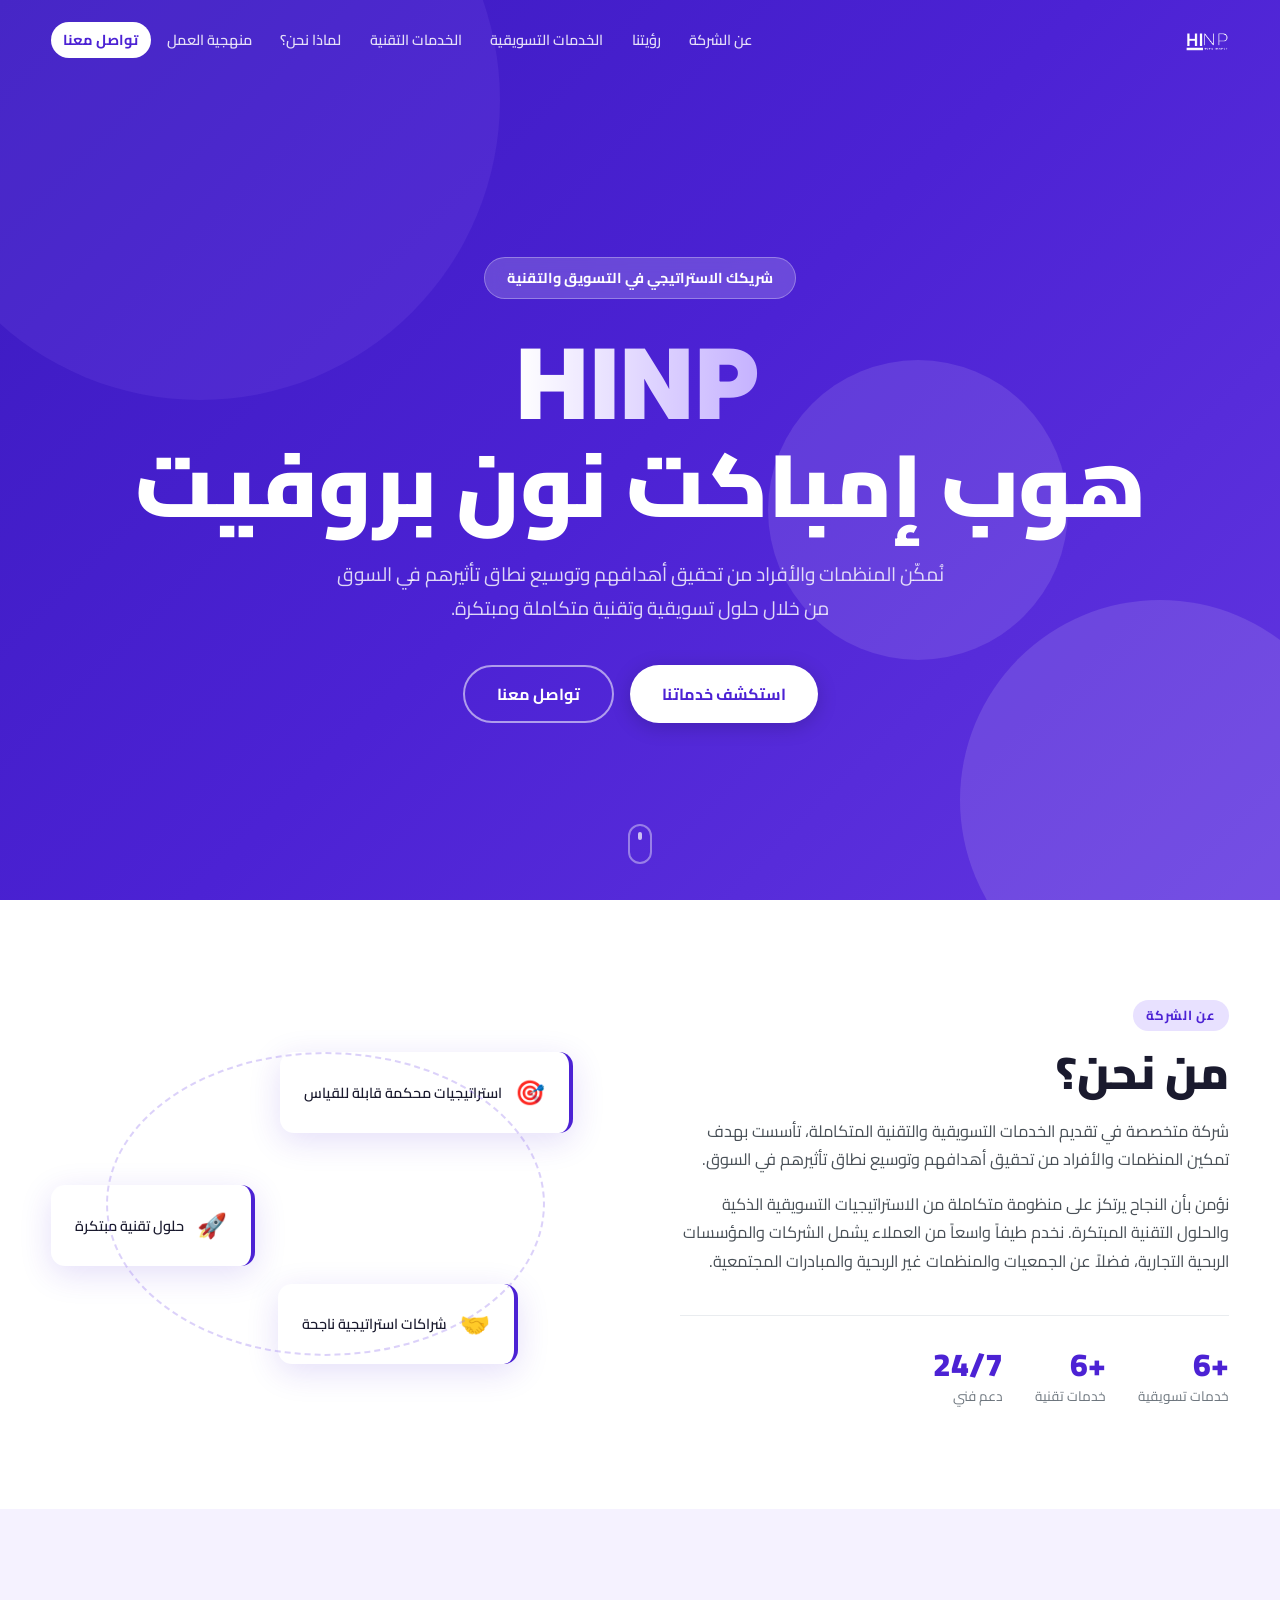
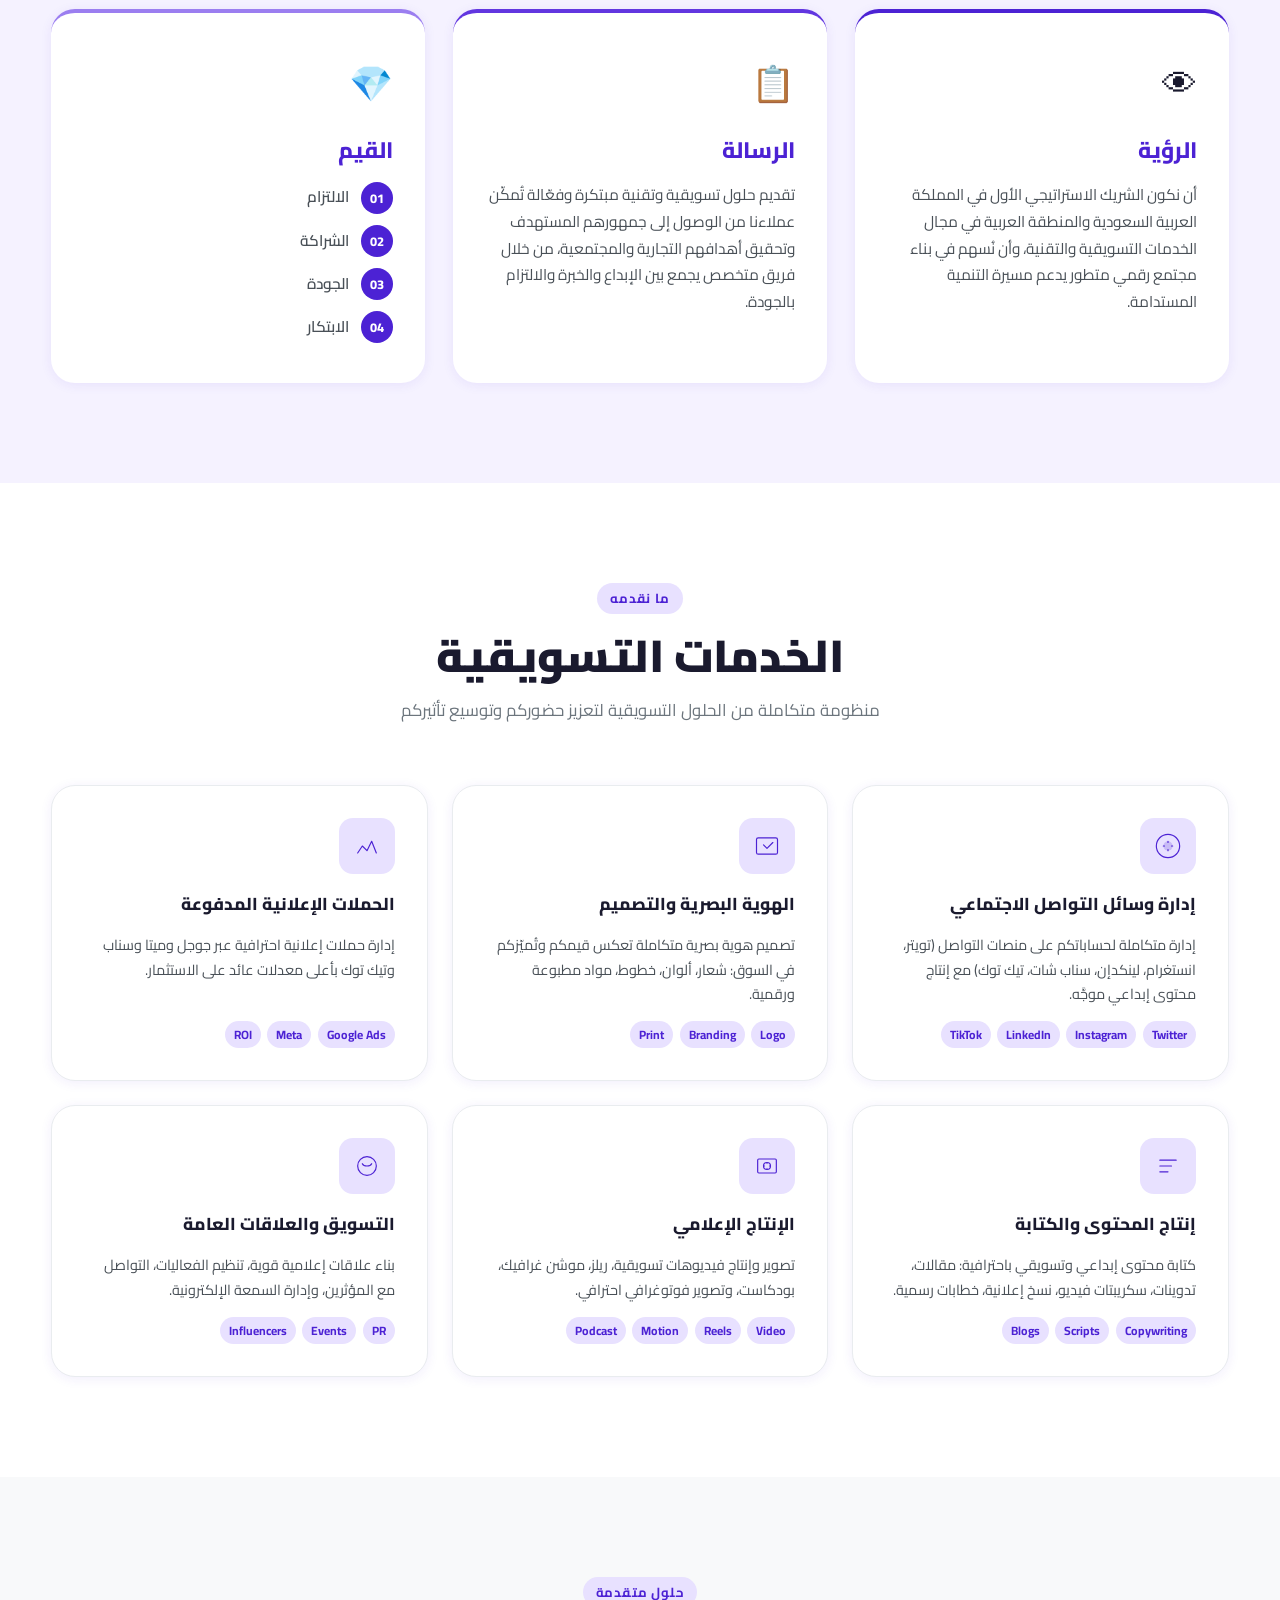
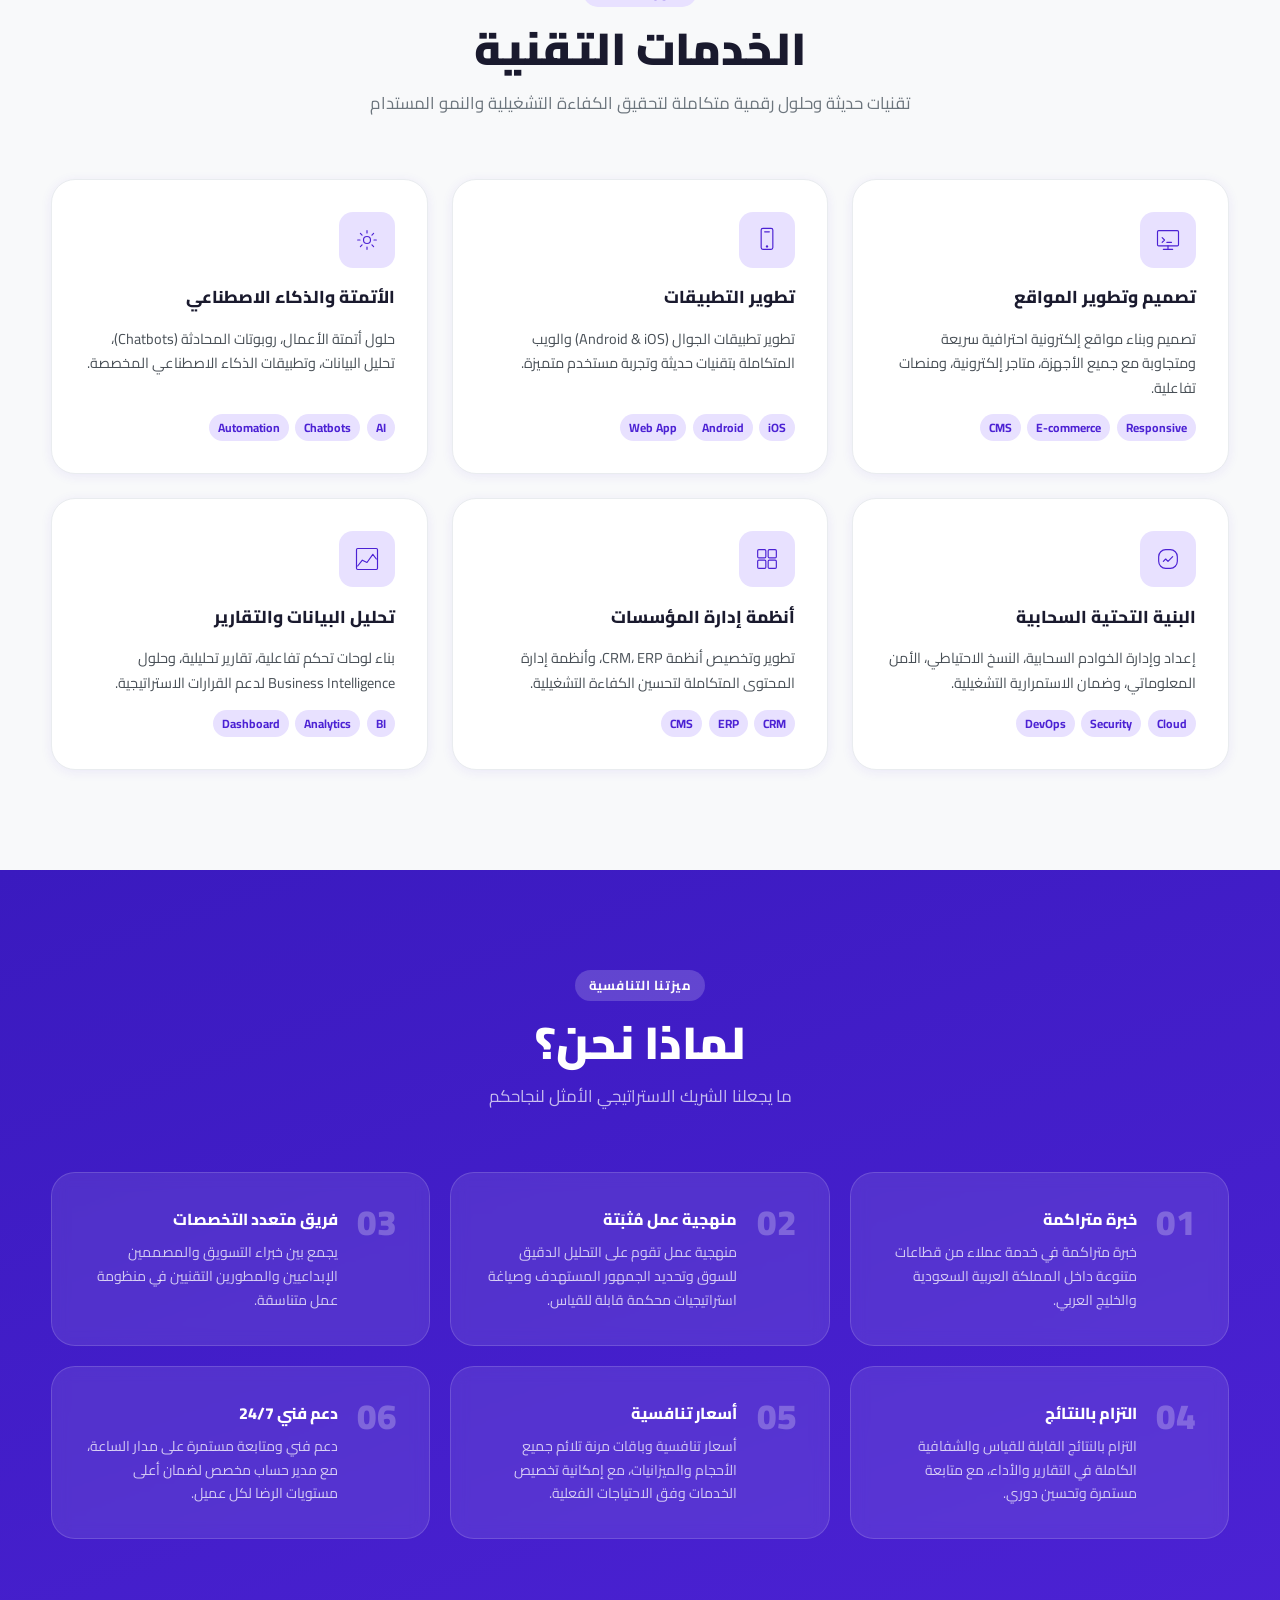
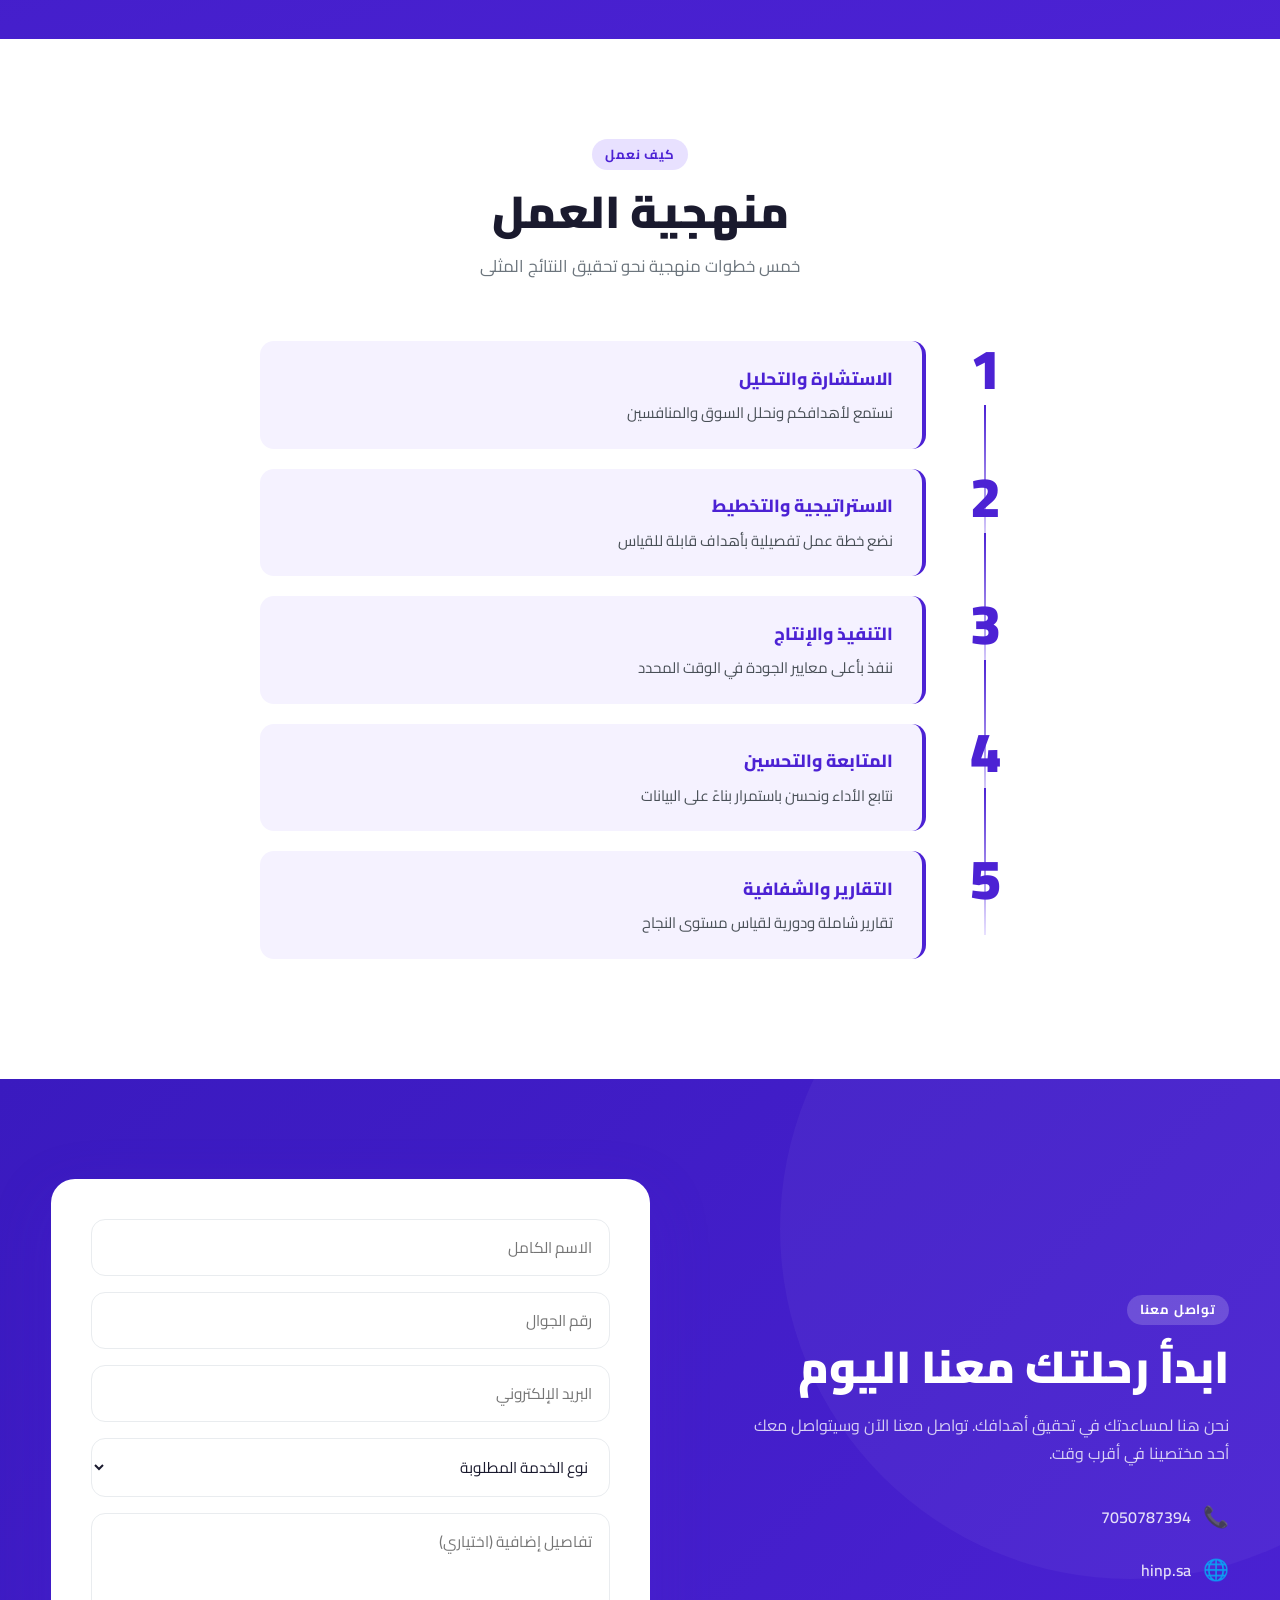
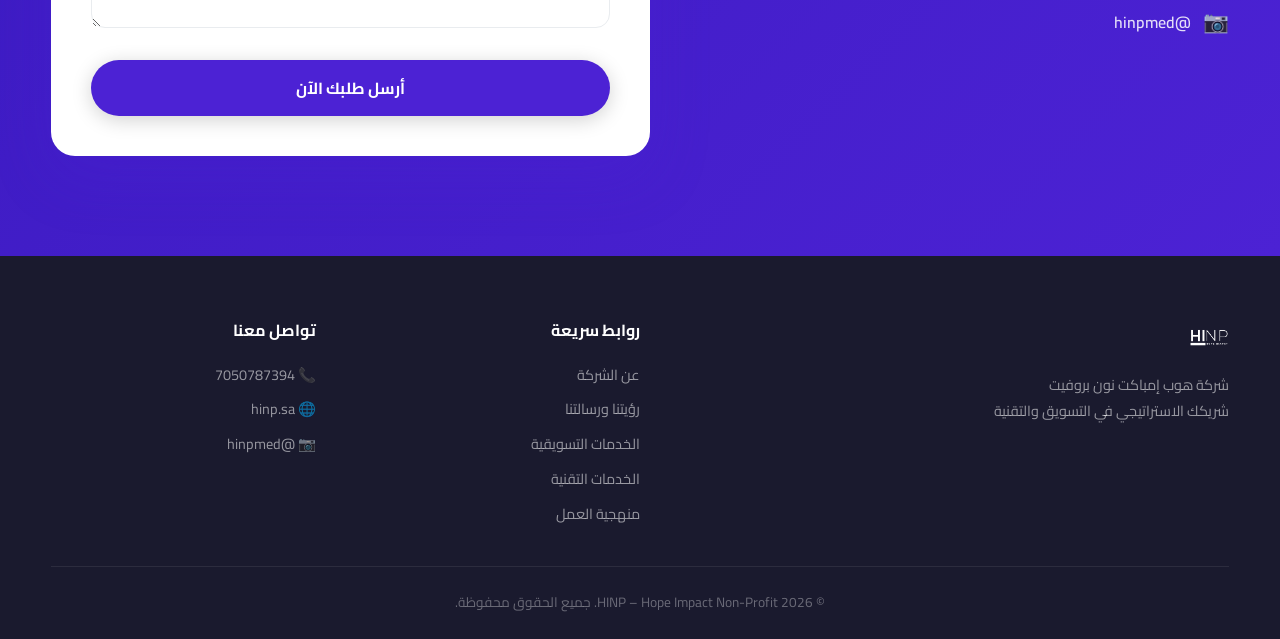
<file: index.html>
<!DOCTYPE html>
<html lang="ar" dir="rtl">
<head>
  <meta charset="UTF-8" />
  <meta name="viewport" content="width=device-width, initial-scale=1.0" />
  <title>HINP – Hope Impact Non-Profit | هوب إمباكت نون بروفيت</title>
  <link rel="preconnect" href="https://fonts.googleapis.com" />
  <link rel="preconnect" href="https://fonts.gstatic.com" crossorigin />
  <link href="https://fonts.googleapis.com/css2?family=Cairo:wght@300;400;600;700;900&family=Inter:wght@300;400;600;700&display=swap" rel="stylesheet" />
  <link rel="stylesheet" href="style.css" />
</head>
<body>

  <!-- ===== NAV ===== -->
  <header class="nav" id="nav">
    <div class="nav__inner container">
      <a href="#hero" class="nav__logo">
        <img src="white logo.png" alt="HINP Logo" class="nav__logo-img" />
      </a>
      <nav class="nav__links" id="navLinks">
        <a href="#about">عن الشركة</a>
        <a href="#vision">رؤيتنا</a>
        <a href="#marketing-services">الخدمات التسويقية</a>
        <a href="#tech-services">الخدمات التقنية</a>
        <a href="#why-us">لماذا نحن؟</a>
        <a href="#methodology">منهجية العمل</a>
        <a href="#contact" class="nav__cta">تواصل معنا</a>
      </nav>
      <button class="nav__burger" id="burger" aria-label="القائمة">
        <span></span><span></span><span></span>
      </button>
    </div>
  </header>

  <!-- ===== HERO ===== -->
  <section class="hero" id="hero">
    <div class="hero__bg-shapes">
      <div class="shape shape--1"></div>
      <div class="shape shape--2"></div>
      <div class="shape shape--3"></div>
    </div>
    <div class="container hero__content">
      <div class="hero__badge reveal">شريكك الاستراتيجي في التسويق والتقنية</div>
      <h1 class="hero__title reveal reveal--delay-1">
        <span class="hero__title-hinp">HINP</span>
        <br />هوب إمباكت نون بروفيت
      </h1>
      <p class="hero__subtitle reveal reveal--delay-2">
        نُمكّن المنظمات والأفراد من تحقيق أهدافهم وتوسيع نطاق تأثيرهم في السوق<br />
        من خلال حلول تسويقية وتقنية متكاملة ومبتكرة.
      </p>
      <div class="hero__actions reveal reveal--delay-3">
        <a href="#marketing-services" class="btn btn--primary">استكشف خدماتنا</a>
        <a href="#contact" class="btn btn--outline">تواصل معنا</a>
      </div>
    </div>
    <div class="hero__scroll-hint">
      <span></span>
    </div>
  </section>

  <!-- ===== ABOUT ===== -->
  <section class="about section" id="about">
    <div class="container">
      <div class="about__grid">
        <div class="about__text reveal">
          <div class="section-label">عن الشركة</div>
          <h2 class="section-title">من نحن؟</h2>
          <p>
            شركة متخصصة في تقديم الخدمات التسويقية والتقنية المتكاملة، تأسست بهدف تمكين المنظمات والأفراد من تحقيق أهدافهم وتوسيع نطاق تأثيرهم في السوق.
          </p>
          <p>
            نؤمن بأن النجاح يرتكز على منظومة متكاملة من الاستراتيجيات التسويقية الذكية والحلول التقنية المبتكرة. نخدم طيفاً واسعاً من العملاء يشمل الشركات والمؤسسات الربحية التجارية، فضلاً عن الجمعيات والمنظمات غير الربحية والمبادرات المجتمعية.
          </p>
          <div class="about__stats">
            <div class="stat">
              <span class="stat__num">+6</span>
              <span class="stat__label">خدمات تسويقية</span>
            </div>
            <div class="stat">
              <span class="stat__num">+6</span>
              <span class="stat__label">خدمات تقنية</span>
            </div>
            <div class="stat">
              <span class="stat__num">24/7</span>
              <span class="stat__label">دعم فني</span>
            </div>
          </div>
        </div>
        <div class="about__visual reveal reveal--delay-1">
          <div class="about__card about__card--1">
            <div class="about__card-icon">🎯</div>
            <p>استراتيجيات محكمة قابلة للقياس</p>
          </div>
          <div class="about__card about__card--2">
            <div class="about__card-icon">🚀</div>
            <p>حلول تقنية مبتكرة</p>
          </div>
          <div class="about__card about__card--3">
            <div class="about__card-icon">🤝</div>
            <p>شراكات استراتيجية ناجحة</p>
          </div>
          <div class="about__purple-ring"></div>
        </div>
      </div>
    </div>
  </section>

  <!-- ===== VISION / MISSION / VALUES ===== -->
  <section class="vision section" id="vision">
    <div class="container">
      <div class="vmv__grid">

        <div class="vmv__card vmv__card--vision reveal">
          <div class="vmv__icon">👁</div>
          <h3>الرؤية</h3>
          <p>
            أن نكون الشريك الاستراتيجي الأول في المملكة العربية السعودية والمنطقة العربية في مجال الخدمات التسويقية والتقنية، وأن نُسهم في بناء مجتمع رقمي متطور يدعم مسيرة التنمية المستدامة.
          </p>
        </div>

        <div class="vmv__card vmv__card--mission reveal reveal--delay-1">
          <div class="vmv__icon">📋</div>
          <h3>الرسالة</h3>
          <p>
            تقديم حلول تسويقية وتقنية مبتكرة وفعّالة تُمكّن عملاءنا من الوصول إلى جمهورهم المستهدف وتحقيق أهدافهم التجارية والمجتمعية، من خلال فريق متخصص يجمع بين الإبداع والخبرة والالتزام بالجودة.
          </p>
        </div>

        <div class="vmv__card vmv__card--values reveal reveal--delay-2">
          <div class="vmv__icon">💎</div>
          <h3>القيم</h3>
          <div class="values__list">
            <div class="value-item"><span class="value-num">01</span><span>الالتزام</span></div>
            <div class="value-item"><span class="value-num">02</span><span>الشراكة</span></div>
            <div class="value-item"><span class="value-num">03</span><span>الجودة</span></div>
            <div class="value-item"><span class="value-num">04</span><span>الابتكار</span></div>
          </div>
        </div>

      </div>
    </div>
  </section>

  <!-- ===== MARKETING SERVICES ===== -->
  <section class="services section" id="marketing-services">
    <div class="container">
      <div class="section-header reveal">
        <div class="section-label">ما نقدمه</div>
        <h2 class="section-title">الخدمات التسويقية</h2>
        <p class="section-desc">منظومة متكاملة من الحلول التسويقية لتعزيز حضوركم وتوسيع تأثيركم</p>
      </div>
      <div class="services__grid">

        <div class="service-card reveal">
          <div class="service-card__icon">
            <svg viewBox="0 0 48 48" fill="none"><circle cx="24" cy="24" r="20" stroke="currentColor" stroke-width="2"/><path d="M16 24a8 8 0 1 0 16 0 8 8 0 0 0-16 0z" fill="currentColor" opacity=".2"/><path d="M24 16v2M24 30v2M16 24h2M30 24h2" stroke="currentColor" stroke-width="2" stroke-linecap="round"/></svg>
          </div>
          <h3>إدارة وسائل التواصل الاجتماعي</h3>
          <p>إدارة متكاملة لحساباتكم على منصات التواصل (تويتر، انستغرام، لينكدإن، سناب شات، تيك توك) مع إنتاج محتوى إبداعي موجَّه.</p>
          <div class="service-card__tags">
            <span>Twitter</span><span>Instagram</span><span>LinkedIn</span><span>TikTok</span>
          </div>
        </div>

        <div class="service-card reveal reveal--delay-1">
          <div class="service-card__icon">
            <svg viewBox="0 0 48 48" fill="none"><rect x="6" y="10" width="36" height="28" rx="3" stroke="currentColor" stroke-width="2"/><path d="M18 22l6 6 10-10" stroke="currentColor" stroke-width="2" stroke-linecap="round" stroke-linejoin="round"/></svg>
          </div>
          <h3>الهوية البصرية والتصميم</h3>
          <p>تصميم هوية بصرية متكاملة تعكس قيمكم وتُميّزكم في السوق: شعار، ألوان، خطوط، مواد مطبوعة ورقمية.</p>
          <div class="service-card__tags">
            <span>Logo</span><span>Branding</span><span>Print</span>
          </div>
        </div>

        <div class="service-card reveal reveal--delay-2">
          <div class="service-card__icon">
            <svg viewBox="0 0 48 48" fill="none"><path d="M8 36l8-12 8 8 8-16 8 20" stroke="currentColor" stroke-width="2" stroke-linecap="round" stroke-linejoin="round"/></svg>
          </div>
          <h3>الحملات الإعلانية المدفوعة</h3>
          <p>إدارة حملات إعلانية احترافية عبر جوجل وميتا وسناب وتيك توك بأعلى معدلات عائد على الاستثمار.</p>
          <div class="service-card__tags">
            <span>Google Ads</span><span>Meta</span><span>ROI</span>
          </div>
        </div>

        <div class="service-card reveal">
          <div class="service-card__icon">
            <svg viewBox="0 0 48 48" fill="none"><path d="M10 14h28M10 24h20M10 34h14" stroke="currentColor" stroke-width="2" stroke-linecap="round"/></svg>
          </div>
          <h3>إنتاج المحتوى والكتابة</h3>
          <p>كتابة محتوى إبداعي وتسويقي باحترافية: مقالات، تدوينات، سكريبتات فيديو، نسخ إعلانية، خطابات رسمية.</p>
          <div class="service-card__tags">
            <span>Copywriting</span><span>Scripts</span><span>Blogs</span>
          </div>
        </div>

        <div class="service-card reveal reveal--delay-1">
          <div class="service-card__icon">
            <svg viewBox="0 0 48 48" fill="none"><rect x="8" y="12" width="32" height="24" rx="2" stroke="currentColor" stroke-width="2"/><circle cx="24" cy="24" r="6" stroke="currentColor" stroke-width="2"/><path d="M24 18v2M24 28v2M18 24h2M28 24h2" stroke="currentColor" stroke-width="1.5" stroke-linecap="round"/></svg>
          </div>
          <h3>الإنتاج الإعلامي</h3>
          <p>تصوير وإنتاج فيديوهات تسويقية، ريلز، موشن غرافيك، بودكاست، وتصوير فوتوغرافي احترافي.</p>
          <div class="service-card__tags">
            <span>Video</span><span>Reels</span><span>Motion</span><span>Podcast</span>
          </div>
        </div>

        <div class="service-card reveal reveal--delay-2">
          <div class="service-card__icon">
            <svg viewBox="0 0 48 48" fill="none"><path d="M24 8c-8.84 0-16 7.16-16 16s7.16 16 16 16 16-7.16 16-16S32.84 8 24 8z" stroke="currentColor" stroke-width="2"/><path d="M16 20s2 4 8 4 8-4 8-4" stroke="currentColor" stroke-width="2" stroke-linecap="round"/></svg>
          </div>
          <h3>التسويق والعلاقات العامة</h3>
          <p>بناء علاقات إعلامية قوية، تنظيم الفعاليات، التواصل مع المؤثرين، وإدارة السمعة الإلكترونية.</p>
          <div class="service-card__tags">
            <span>PR</span><span>Events</span><span>Influencers</span>
          </div>
        </div>

      </div>
    </div>
  </section>

  <!-- ===== TECH SERVICES ===== -->
  <section class="services services--tech section" id="tech-services">
    <div class="container">
      <div class="section-header reveal">
        <div class="section-label">حلول متقدمة</div>
        <h2 class="section-title">الخدمات التقنية</h2>
        <p class="section-desc">تقنيات حديثة وحلول رقمية متكاملة لتحقيق الكفاءة التشغيلية والنمو المستدام</p>
      </div>
      <div class="services__grid">

        <div class="service-card service-card--tech reveal">
          <div class="service-card__icon">
            <svg viewBox="0 0 48 48" fill="none"><rect x="6" y="8" width="36" height="26" rx="2" stroke="currentColor" stroke-width="2"/><path d="M16 40h16M24 34v6" stroke="currentColor" stroke-width="2" stroke-linecap="round"/><path d="M14 20l4 4-4 4M22 28h8" stroke="currentColor" stroke-width="2" stroke-linecap="round" stroke-linejoin="round"/></svg>
          </div>
          <h3>تصميم وتطوير المواقع</h3>
          <p>تصميم وبناء مواقع إلكترونية احترافية سريعة ومتجاوبة مع جميع الأجهزة، متاجر إلكترونية، ومنصات تفاعلية.</p>
          <div class="service-card__tags">
            <span>Responsive</span><span>E-commerce</span><span>CMS</span>
          </div>
        </div>

        <div class="service-card service-card--tech reveal reveal--delay-1">
          <div class="service-card__icon">
            <svg viewBox="0 0 48 48" fill="none"><rect x="14" y="4" width="20" height="36" rx="3" stroke="currentColor" stroke-width="2"/><circle cx="24" cy="35" r="2" fill="currentColor"/><path d="M20 10h8" stroke="currentColor" stroke-width="2" stroke-linecap="round"/></svg>
          </div>
          <h3>تطوير التطبيقات</h3>
          <p>تطوير تطبيقات الجوال (Android & iOS) والويب المتكاملة بتقنيات حديثة وتجربة مستخدم متميزة.</p>
          <div class="service-card__tags">
            <span>iOS</span><span>Android</span><span>Web App</span>
          </div>
        </div>

        <div class="service-card service-card--tech reveal reveal--delay-2">
          <div class="service-card__icon">
            <svg viewBox="0 0 48 48" fill="none"><circle cx="24" cy="24" r="6" stroke="currentColor" stroke-width="2"/><path d="M24 8v4M24 36v4M8 24h4M36 24h4M12.69 12.69l2.83 2.83M32.49 32.49l2.83 2.83M12.69 35.31l2.83-2.83M32.49 15.51l2.83-2.83" stroke="currentColor" stroke-width="2" stroke-linecap="round"/></svg>
          </div>
          <h3>الأتمتة والذكاء الاصطناعي</h3>
          <p>حلول أتمتة الأعمال، روبوتات المحادثة (Chatbots)، تحليل البيانات، وتطبيقات الذكاء الاصطناعي المخصصة.</p>
          <div class="service-card__tags">
            <span>AI</span><span>Chatbots</span><span>Automation</span>
          </div>
        </div>

        <div class="service-card service-card--tech reveal">
          <div class="service-card__icon">
            <svg viewBox="0 0 48 48" fill="none"><path d="M8 20c0-6.63 5.37-12 12-12h8c6.63 0 12 5.37 12 12v8c0 6.63-5.37 12-12 12h-8C13.37 40 8 34.63 8 28v-8z" stroke="currentColor" stroke-width="2"/><path d="M16 28l4-4 4 4 8-8" stroke="currentColor" stroke-width="2" stroke-linecap="round" stroke-linejoin="round"/></svg>
          </div>
          <h3>البنية التحتية السحابية</h3>
          <p>إعداد وإدارة الخوادم السحابية، النسخ الاحتياطي، الأمن المعلوماتي، وضمان الاستمرارية التشغيلية.</p>
          <div class="service-card__tags">
            <span>Cloud</span><span>Security</span><span>DevOps</span>
          </div>
        </div>

        <div class="service-card service-card--tech reveal reveal--delay-1">
          <div class="service-card__icon">
            <svg viewBox="0 0 48 48" fill="none"><rect x="8" y="8" width="14" height="14" rx="2" stroke="currentColor" stroke-width="2"/><rect x="26" y="8" width="14" height="14" rx="2" stroke="currentColor" stroke-width="2"/><rect x="8" y="26" width="14" height="14" rx="2" stroke="currentColor" stroke-width="2"/><rect x="26" y="26" width="14" height="14" rx="2" stroke="currentColor" stroke-width="2"/></svg>
          </div>
          <h3>أنظمة إدارة المؤسسات</h3>
          <p>تطوير وتخصيص أنظمة CRM، ERP، وأنظمة إدارة المحتوى المتكاملة لتحسين الكفاءة التشغيلية.</p>
          <div class="service-card__tags">
            <span>CRM</span><span>ERP</span><span>CMS</span>
          </div>
        </div>

        <div class="service-card service-card--tech reveal reveal--delay-2">
          <div class="service-card__icon">
            <svg viewBox="0 0 48 48" fill="none"><path d="M8 36l8-10 8 4 10-14 6 8" stroke="currentColor" stroke-width="2" stroke-linecap="round" stroke-linejoin="round"/><rect x="6" y="6" width="36" height="36" rx="2" stroke="currentColor" stroke-width="2"/></svg>
          </div>
          <h3>تحليل البيانات والتقارير</h3>
          <p>بناء لوحات تحكم تفاعلية، تقارير تحليلية، وحلول Business Intelligence لدعم القرارات الاستراتيجية.</p>
          <div class="service-card__tags">
            <span>BI</span><span>Analytics</span><span>Dashboard</span>
          </div>
        </div>

      </div>
    </div>
  </section>

  <!-- ===== WHY US ===== -->
  <section class="why-us section" id="why-us">
    <div class="container">
      <div class="section-header reveal">
        <div class="section-label">ميزتنا التنافسية</div>
        <h2 class="section-title">لماذا نحن؟</h2>
        <p class="section-desc">ما يجعلنا الشريك الاستراتيجي الأمثل لنجاحكم</p>
      </div>
      <div class="why-us__grid">

        <div class="why-card reveal">
          <div class="why-card__num">01</div>
          <div class="why-card__body">
            <h3>خبرة متراكمة</h3>
            <p>خبرة متراكمة في خدمة عملاء من قطاعات متنوعة داخل المملكة العربية السعودية والخليج العربي.</p>
          </div>
        </div>

        <div class="why-card reveal reveal--delay-1">
          <div class="why-card__num">02</div>
          <div class="why-card__body">
            <h3>منهجية عمل مُثبَتة</h3>
            <p>منهجية عمل تقوم على التحليل الدقيق للسوق وتحديد الجمهور المستهدف وصياغة استراتيجيات محكمة قابلة للقياس.</p>
          </div>
        </div>

        <div class="why-card reveal reveal--delay-2">
          <div class="why-card__num">03</div>
          <div class="why-card__body">
            <h3>فريق متعدد التخصصات</h3>
            <p>يجمع بين خبراء التسويق والمصممين الإبداعيين والمطورين التقنيين في منظومة عمل متناسقة.</p>
          </div>
        </div>

        <div class="why-card reveal">
          <div class="why-card__num">04</div>
          <div class="why-card__body">
            <h3>التزام بالنتائج</h3>
            <p>التزام بالنتائج القابلة للقياس والشفافية الكاملة في التقارير والأداء، مع متابعة مستمرة وتحسين دوري.</p>
          </div>
        </div>

        <div class="why-card reveal reveal--delay-1">
          <div class="why-card__num">05</div>
          <div class="why-card__body">
            <h3>أسعار تنافسية</h3>
            <p>أسعار تنافسية وباقات مرنة تلائم جميع الأحجام والميزانيات، مع إمكانية تخصيص الخدمات وفق الاحتياجات الفعلية.</p>
          </div>
        </div>

        <div class="why-card reveal reveal--delay-2">
          <div class="why-card__num">06</div>
          <div class="why-card__body">
            <h3>دعم فني 24/7</h3>
            <p>دعم فني ومتابعة مستمرة على مدار الساعة، مع مدير حساب مخصص لضمان أعلى مستويات الرضا لكل عميل.</p>
          </div>
        </div>

      </div>
    </div>
  </section>

  <!-- ===== METHODOLOGY ===== -->
  <section class="methodology section" id="methodology">
    <div class="container">
      <div class="section-header reveal">
        <div class="section-label">كيف نعمل</div>
        <h2 class="section-title">منهجية العمل</h2>
        <p class="section-desc">خمس خطوات منهجية نحو تحقيق النتائج المثلى</p>
      </div>
      <div class="methodology__steps">

        <div class="step reveal">
          <div class="step__num">1</div>
          <div class="step__line"></div>
          <div class="step__content">
            <h3>الاستشارة والتحليل</h3>
            <p>نستمع لأهدافكم ونحلل السوق والمنافسين</p>
          </div>
        </div>

        <div class="step reveal reveal--delay-1">
          <div class="step__num">2</div>
          <div class="step__line"></div>
          <div class="step__content">
            <h3>الاستراتيجية والتخطيط</h3>
            <p>نضع خطة عمل تفصيلية بأهداف قابلة للقياس</p>
          </div>
        </div>

        <div class="step reveal reveal--delay-2">
          <div class="step__num">3</div>
          <div class="step__line"></div>
          <div class="step__content">
            <h3>التنفيذ والإنتاج</h3>
            <p>ننفذ بأعلى معايير الجودة في الوقت المحدد</p>
          </div>
        </div>

        <div class="step reveal reveal--delay-3">
          <div class="step__num">4</div>
          <div class="step__line"></div>
          <div class="step__content">
            <h3>المتابعة والتحسين</h3>
            <p>نتابع الأداء ونحسن باستمرار بناءً على البيانات</p>
          </div>
        </div>

        <div class="step reveal reveal--delay-4">
          <div class="step__num">5</div>
          <div class="step__content">
            <h3>التقارير والشفافية</h3>
            <p>تقارير شاملة ودورية لقياس مستوى النجاح</p>
          </div>
        </div>

      </div>
    </div>
  </section>

  <!-- ===== CONTACT ===== -->
  <section class="contact section" id="contact">
    <div class="contact__bg-shape"></div>
    <div class="container">
      <div class="contact__inner">
        <div class="contact__text reveal">
          <div class="section-label section-label--light">تواصل معنا</div>
          <h2 class="section-title section-title--light">ابدأ رحلتك معنا اليوم</h2>
          <p>نحن هنا لمساعدتك في تحقيق أهدافك. تواصل معنا الآن وسيتواصل معك أحد مختصينا في أقرب وقت.</p>
          <div class="contact__info">
            <a href="tel:+9667050787394" class="contact__item">
              <span class="contact__item-icon">📞</span>
              <span>7050787394</span>
            </a>
            <a href="https://hinp.sa" target="_blank" rel="noopener" class="contact__item">
              <span class="contact__item-icon">🌐</span>
              <span>hinp.sa</span>
            </a>
            <a href="https://instagram.com/hinpmed" target="_blank" rel="noopener" class="contact__item">
              <span class="contact__item-icon">📷</span>
              <span>@hinpmed</span>
            </a>
          </div>
        </div>
        <form class="contact__form reveal reveal--delay-1" id="contactForm">
          <div class="form-group">
            <input type="text" placeholder="الاسم الكامل" required />
          </div>
          <div class="form-group">
            <input type="tel" placeholder="رقم الجوال" required />
          </div>
          <div class="form-group">
            <input type="email" placeholder="البريد الإلكتروني" />
          </div>
          <div class="form-group">
            <select>
              <option value="" disabled selected>نوع الخدمة المطلوبة</option>
              <option>إدارة وسائل التواصل الاجتماعي</option>
              <option>الهوية البصرية والتصميم</option>
              <option>الحملات الإعلانية المدفوعة</option>
              <option>إنتاج المحتوى والكتابة</option>
              <option>الإنتاج الإعلامي</option>
              <option>تصميم وتطوير المواقع</option>
              <option>تطوير التطبيقات</option>
              <option>الأتمتة والذكاء الاصطناعي</option>
              <option>أخرى</option>
            </select>
          </div>
          <div class="form-group">
            <textarea placeholder="تفاصيل إضافية (اختياري)" rows="3"></textarea>
          </div>
          <button type="submit" class="btn btn--primary btn--full">أرسل طلبك الآن</button>
        </form>
      </div>
    </div>
  </section>

  <!-- ===== FOOTER ===== -->
  <footer class="footer">
    <div class="container">
      <div class="footer__inner">
        <div class="footer__brand">
          <img src="white logo.png" alt="HINP" class="footer__logo" />
          <p>شركة هوب إمباكت نون بروفيت<br />شريكك الاستراتيجي في التسويق والتقنية</p>
        </div>
        <div class="footer__links">
          <h4>روابط سريعة</h4>
          <a href="#about">عن الشركة</a>
          <a href="#vision">رؤيتنا ورسالتنا</a>
          <a href="#marketing-services">الخدمات التسويقية</a>
          <a href="#tech-services">الخدمات التقنية</a>
          <a href="#methodology">منهجية العمل</a>
        </div>
        <div class="footer__contact">
          <h4>تواصل معنا</h4>
          <p>📞 7050787394</p>
          <p>🌐 hinp.sa</p>
          <p>📷 @hinpmed</p>
        </div>
      </div>
      <div class="footer__bottom">
        <p>© 2026 HINP – Hope Impact Non-Profit. جميع الحقوق محفوظة.</p>
      </div>
    </div>
  </footer>

  <script>
    // Scroll reveal
    const observer = new IntersectionObserver((entries) => {
      entries.forEach(e => {
        if (e.isIntersecting) {
          e.target.classList.add('revealed');
          observer.unobserve(e.target);
        }
      });
    }, { threshold: 0.12 });
    document.querySelectorAll('.reveal').forEach(el => observer.observe(el));

    // Sticky nav
    const nav = document.getElementById('nav');
    window.addEventListener('scroll', () => {
      nav.classList.toggle('nav--scrolled', window.scrollY > 60);
    });

    // Burger menu
    const burger = document.getElementById('burger');
    const navLinks = document.getElementById('navLinks');
    burger.addEventListener('click', () => {
      navLinks.classList.toggle('open');
      burger.classList.toggle('active');
    });
    navLinks.querySelectorAll('a').forEach(a => {
      a.addEventListener('click', () => {
        navLinks.classList.remove('open');
        burger.classList.remove('active');
      });
    });

    // Form submit
    document.getElementById('contactForm').addEventListener('submit', function(e) {
      e.preventDefault();
      const btn = this.querySelector('button[type=submit]');
      btn.textContent = 'تم الإرسال! سنتواصل معك قريباً ✓';
      btn.disabled = true;
      btn.style.background = '#22c55e';
    });

    // Smooth scroll
    document.querySelectorAll('a[href^="#"]').forEach(a => {
      a.addEventListener('click', function(e) {
        const target = document.querySelector(this.getAttribute('href'));
        if (target) {
          e.preventDefault();
          target.scrollIntoView({ behavior: 'smooth', block: 'start' });
        }
      });
    });
  </script>
</body>
</html>
</file>
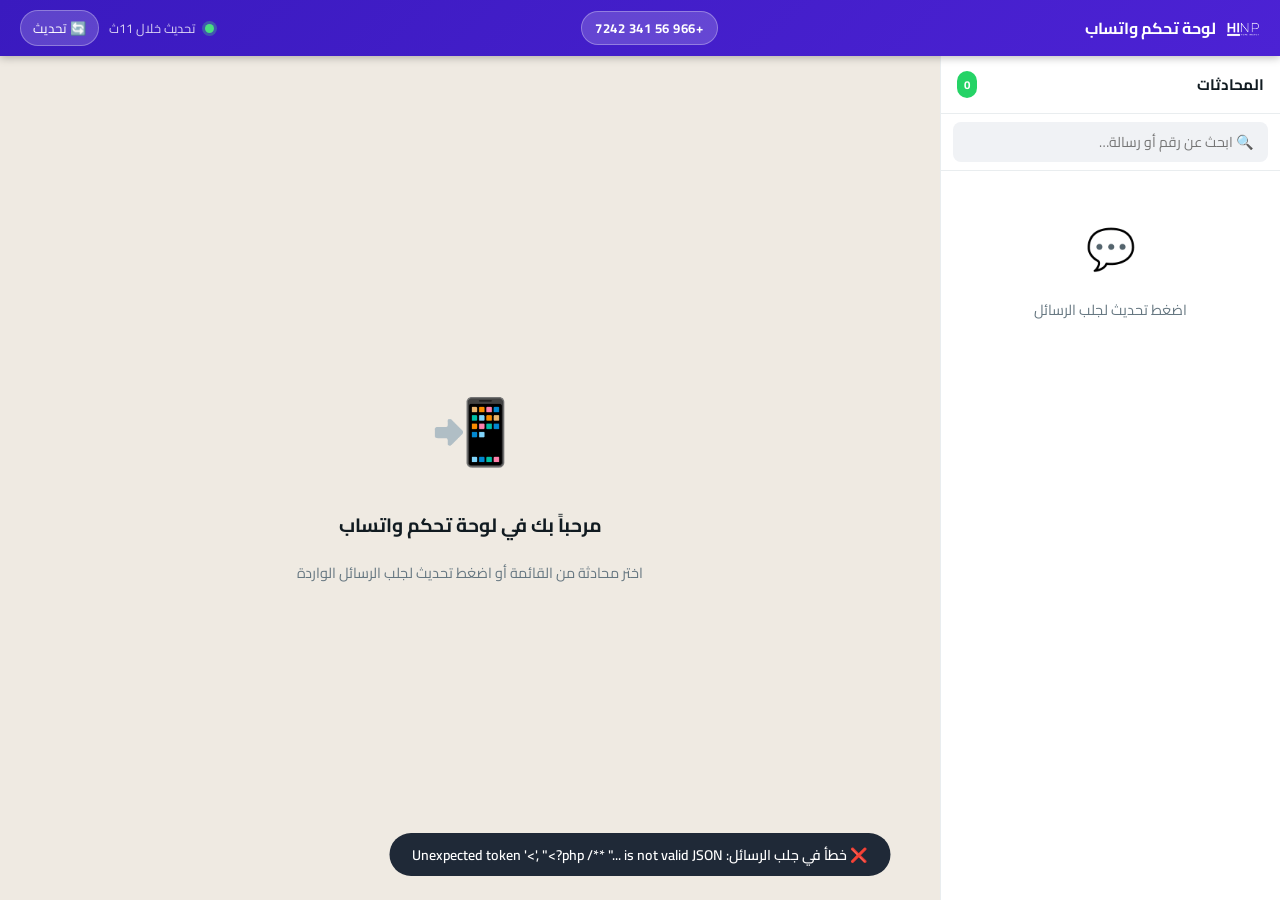
<file: dashboard.html>
<!DOCTYPE html>
<html lang="ar" dir="rtl">
<head>
  <meta charset="UTF-8" />
  <meta name="viewport" content="width=device-width, initial-scale=1.0" />
  <title>HINP – لوحة تحكم واتساب</title>
  <link href="https://fonts.googleapis.com/css2?family=Cairo:wght@400;600;700;900&display=swap" rel="stylesheet" />
  <style>
    /* ─── Reset ─── */
    *, *::before, *::after { box-sizing: border-box; margin: 0; padding: 0; }

    :root {
      --purple:      #4c22d4;
      --purple-dark: #3a1abf;
      --purple-pale: #ede8ff;
      --green:       #25d366;
      --green-dark:  #1da852;
      --white:       #ffffff;
      --bg:          #f0f2f5;
      --sidebar-bg:  #111b21;
      --panel-bg:    #ffffff;
      --msg-in:      #ffffff;
      --msg-out:     #d9fdd3;
      --border:      #e9edef;
      --text:        #111b21;
      --text-muted:  #667781;
      --radius:      12px;
    }

    body {
      font-family: 'Cairo', sans-serif;
      background: var(--bg);
      height: 100vh;
      display: flex;
      flex-direction: column;
      overflow: hidden;
    }

    /* ─── Top Bar ─── */
    .topbar {
      background: linear-gradient(135deg, var(--purple-dark), var(--purple));
      color: #fff;
      padding: 0 20px;
      height: 56px;
      display: flex;
      align-items: center;
      justify-content: space-between;
      flex-shrink: 0;
      box-shadow: 0 2px 8px rgba(0,0,0,.25);
      z-index: 10;
    }
    .topbar__brand { display: flex; align-items: center; gap: 10px; }
    .topbar__logo { height: 34px; }
    .topbar__title { font-size: 1rem; font-weight: 700; }
    .topbar__num {
      background: rgba(255,255,255,.18);
      border: 1px solid rgba(255,255,255,.3);
      padding: .3em 1em;
      border-radius: 99px;
      font-size: .82rem;
      font-weight: 700;
      letter-spacing: .04em;
    }
    .topbar__actions { display: flex; align-items: center; gap: 10px; }
    .status-dot {
      width: 9px; height: 9px;
      border-radius: 50%;
      background: #4ade80;
      display: inline-block;
      box-shadow: 0 0 0 3px rgba(74,222,128,.3);
      animation: pulse 2s infinite;
    }
    @keyframes pulse {
      0%,100% { box-shadow: 0 0 0 3px rgba(74,222,128,.3); }
      50%      { box-shadow: 0 0 0 6px rgba(74,222,128,.1); }
    }
    .status-label { font-size: .8rem; color: rgba(255,255,255,.8); }
    #refreshBtn {
      background: rgba(255,255,255,.18);
      border: 1px solid rgba(255,255,255,.3);
      color: #fff;
      padding: .35em .9em;
      border-radius: 99px;
      font-family: 'Cairo', sans-serif;
      font-size: .82rem;
      cursor: pointer;
      transition: .2s;
    }
    #refreshBtn:hover { background: rgba(255,255,255,.28); }

    /* ─── Main Layout ─── */
    .app {
      display: flex;
      flex: 1;
      overflow: hidden;
    }

    /* ─── Sidebar ─── */
    .sidebar {
      width: 340px;
      background: var(--panel-bg);
      border-left: 1px solid var(--border);
      display: flex;
      flex-direction: column;
      flex-shrink: 0;
    }
    .sidebar__header {
      padding: 14px 16px;
      border-bottom: 1px solid var(--border);
      display: flex;
      align-items: center;
      justify-content: space-between;
    }
    .sidebar__title { font-size: .95rem; font-weight: 700; color: var(--text); }
    .badge {
      background: var(--green);
      color: #fff;
      font-size: .72rem;
      font-weight: 700;
      padding: .2em .6em;
      border-radius: 99px;
      min-width: 20px;
      text-align: center;
    }
    .sidebar__search {
      padding: 8px 12px;
      border-bottom: 1px solid var(--border);
    }
    .sidebar__search input {
      width: 100%;
      background: var(--bg);
      border: none;
      border-radius: 8px;
      padding: .5em 1em;
      font-family: 'Cairo', sans-serif;
      font-size: .88rem;
      direction: rtl;
      outline: none;
      color: var(--text);
    }
    .contacts {
      flex: 1;
      overflow-y: auto;
    }
    .contact-item {
      display: flex;
      align-items: center;
      gap: 12px;
      padding: 12px 16px;
      cursor: pointer;
      border-bottom: 1px solid var(--border);
      transition: background .15s;
      position: relative;
    }
    .contact-item:hover { background: var(--bg); }
    .contact-item.active { background: var(--purple-pale); }
    .contact-item.unread .contact-name { font-weight: 800; }
    .avatar {
      width: 44px; height: 44px;
      border-radius: 50%;
      background: linear-gradient(135deg, var(--purple), #9b7ef0);
      display: flex;
      align-items: center;
      justify-content: center;
      color: #fff;
      font-size: 1.1rem;
      font-weight: 700;
      flex-shrink: 0;
    }
    .contact-info { flex: 1; min-width: 0; }
    .contact-name {
      font-size: .92rem;
      font-weight: 600;
      color: var(--text);
      white-space: nowrap;
      overflow: hidden;
      text-overflow: ellipsis;
    }
    .contact-preview {
      font-size: .8rem;
      color: var(--text-muted);
      white-space: nowrap;
      overflow: hidden;
      text-overflow: ellipsis;
      margin-top: 2px;
    }
    .contact-meta {
      display: flex;
      flex-direction: column;
      align-items: flex-end;
      gap: 4px;
      flex-shrink: 0;
    }
    .contact-time { font-size: .72rem; color: var(--text-muted); }
    .unread-dot {
      width: 8px; height: 8px;
      background: var(--green);
      border-radius: 50%;
    }
    .empty-state {
      padding: 40px 20px;
      text-align: center;
      color: var(--text-muted);
      font-size: .9rem;
    }
    .empty-state .icon { font-size: 2.5rem; margin-bottom: 10px; }

    /* ─── Chat Panel ─── */
    .chat-panel {
      flex: 1;
      display: flex;
      flex-direction: column;
      background: #efeae2;
      background-image: url("data:image/svg+xml,%3Csvg width='60' height='60' xmlns='http://www.w3.org/2000/svg'%3E%3Cpath d='M0 0h60v60H0z' fill='none'/%3E%3C/svg%3E");
      position: relative;
      overflow: hidden;
    }
    .chat-welcome {
      flex: 1;
      display: flex;
      flex-direction: column;
      align-items: center;
      justify-content: center;
      color: var(--text-muted);
      gap: 16px;
      padding: 40px;
      text-align: center;
    }
    .chat-welcome .icon { font-size: 4rem; }
    .chat-welcome h3 { font-size: 1.2rem; font-weight: 700; color: var(--text); }
    .chat-welcome p { font-size: .9rem; }

    .chat-header {
      background: #f0f2f5;
      border-bottom: 1px solid var(--border);
      padding: 10px 16px;
      display: flex;
      align-items: center;
      gap: 12px;
      flex-shrink: 0;
    }
    .chat-header .avatar { width: 38px; height: 38px; font-size: .95rem; }
    .chat-header-info { flex: 1; }
    .chat-header-name { font-size: .95rem; font-weight: 700; color: var(--text); }
    .chat-header-status { font-size: .78rem; color: var(--green-dark); font-weight: 600; }

    .messages {
      flex: 1;
      overflow-y: auto;
      padding: 16px;
      display: flex;
      flex-direction: column;
      gap: 6px;
    }
    .msg-wrap {
      display: flex;
      flex-direction: column;
    }
    .msg-wrap.out { align-items: flex-start; }
    .msg-wrap.in  { align-items: flex-end; }
    .bubble {
      max-width: 70%;
      padding: 8px 12px;
      border-radius: 12px;
      font-size: .9rem;
      line-height: 1.5;
      position: relative;
      word-break: break-word;
    }
    .msg-wrap.in  .bubble { background: var(--msg-in);  border-top-right-radius: 2px; box-shadow: 0 1px 2px rgba(0,0,0,.1); }
    .msg-wrap.out .bubble { background: var(--msg-out); border-top-left-radius: 2px;  box-shadow: 0 1px 2px rgba(0,0,0,.1); }
    .bubble-time {
      font-size: .68rem;
      color: var(--text-muted);
      margin-top: 3px;
      padding-inline: 4px;
    }
    .date-divider {
      text-align: center;
      font-size: .75rem;
      color: var(--text-muted);
      background: rgba(255,255,255,.7);
      padding: .3em 1.2em;
      border-radius: 99px;
      align-self: center;
      margin: 8px 0;
      backdrop-filter: blur(4px);
    }

    /* Reply Box */
    .reply-box {
      background: #f0f2f5;
      border-top: 1px solid var(--border);
      padding: 10px 16px;
      display: flex;
      align-items: flex-end;
      gap: 10px;
      flex-shrink: 0;
    }
    .reply-box textarea {
      flex: 1;
      border: none;
      border-radius: var(--radius);
      padding: .65em 1em;
      font-family: 'Cairo', sans-serif;
      font-size: .92rem;
      resize: none;
      background: var(--white);
      color: var(--text);
      direction: rtl;
      outline: none;
      max-height: 120px;
      box-shadow: 0 1px 3px rgba(0,0,0,.08);
    }
    .reply-box textarea::placeholder { color: var(--text-muted); }
    .send-btn {
      width: 44px; height: 44px;
      border-radius: 50%;
      background: var(--purple);
      border: none;
      cursor: pointer;
      display: flex;
      align-items: center;
      justify-content: center;
      transition: .2s;
      flex-shrink: 0;
    }
    .send-btn:hover  { background: var(--purple-dark); transform: scale(1.05); }
    .send-btn:active { transform: scale(.96); }
    .send-btn svg { width: 20px; height: 20px; fill: #fff; }

    /* Toast */
    .toast {
      position: fixed;
      bottom: 24px;
      left: 50%;
      transform: translateX(-50%) translateY(100px);
      background: #1f2937;
      color: #fff;
      padding: .6em 1.6em;
      border-radius: 99px;
      font-size: .88rem;
      font-weight: 600;
      z-index: 999;
      transition: transform .3s ease;
      pointer-events: none;
    }
    .toast.show { transform: translateX(-50%) translateY(0); }

    /* Spinner */
    .spin {
      width: 18px; height: 18px;
      border: 2px solid rgba(255,255,255,.4);
      border-top-color: #fff;
      border-radius: 50%;
      animation: spin .7s linear infinite;
      display: inline-block;
    }
    @keyframes spin { to { transform: rotate(360deg); } }

    /* Scrollbars */
    ::-webkit-scrollbar { width: 5px; }
    ::-webkit-scrollbar-track { background: transparent; }
    ::-webkit-scrollbar-thumb { background: #ccc; border-radius: 99px; }

    /* Responsive */
    @media (max-width: 700px) {
      .sidebar { width: 100%; display: none; }
      .sidebar.show { display: flex; }
      .chat-panel { width: 100%; }
    }
  </style>
</head>
<body>

<!-- TOP BAR -->
<div class="topbar">
  <div class="topbar__brand">
    <img src="white logo.png" alt="HINP" class="topbar__logo" />
    <span class="topbar__title">لوحة تحكم واتساب</span>
  </div>
  <div class="topbar__num">+966 56 341 7242</div>
  <div class="topbar__actions">
    <span class="status-dot"></span>
    <span class="status-label">متصل</span>
    <button id="refreshBtn">🔄 تحديث</button>
  </div>
</div>

<!-- APP -->
<div class="app">

  <!-- SIDEBAR: Contact List -->
  <div class="sidebar" id="sidebar">
    <div class="sidebar__header">
      <span class="sidebar__title">المحادثات</span>
      <span class="badge" id="convCount">0</span>
    </div>
    <div class="sidebar__search">
      <input type="text" id="searchInput" placeholder="🔍 ابحث عن رقم أو رسالة…" />
    </div>
    <div class="contacts" id="contactsList">
      <div class="empty-state">
        <div class="icon">💬</div>
        <p>اضغط تحديث لجلب الرسائل</p>
      </div>
    </div>
  </div>

  <!-- CHAT PANEL -->
  <div class="chat-panel" id="chatPanel">
    <div class="chat-welcome" id="chatWelcome">
      <div class="icon">📲</div>
      <h3>مرحباً بك في لوحة تحكم واتساب</h3>
      <p>اختر محادثة من القائمة أو اضغط تحديث لجلب الرسائل الواردة</p>
    </div>

    <!-- Active chat (hidden until contact selected) -->
    <div id="activeChatContainer" style="display:none; flex:1; flex-direction:column; overflow:hidden; display:none;">
      <div class="chat-header" id="chatHeader">
        <div class="avatar" id="chatAvatar">؟</div>
        <div class="chat-header-info">
          <div class="chat-header-name" id="chatName">—</div>
          <div class="chat-header-status">نشط الآن</div>
        </div>
      </div>
      <div class="messages" id="messagesContainer"></div>
      <div class="reply-box">
        <button class="send-btn" id="sendBtn" title="إرسال">
          <svg viewBox="0 0 24 24"><path d="M2.01 21L23 12 2.01 3 2 10l15 2-15 2z"/></svg>
        </button>
        <textarea id="replyInput" rows="1" placeholder="اكتب ردك هنا…"></textarea>
      </div>
    </div>
  </div>

</div>

<!-- Toast -->
<div class="toast" id="toast"></div>

<script>
  // ─── CONFIG ─────────────────────────────────────────────
  const CONFIG = {
    // Infobip (for SENDING replies)
    apiKey:       'e76a06bd4fc41d9bd4b0da32412014c6-400d49f7-aca5-4ab5-8718-c1590e8ab366',
    baseUrl:      'https://9jrq8y.api.infobip.com',
    sender:       '966563417242',      // +966 56 341 7242 without +

    // Local PHP backend (same domain = no CORS issues)
    backendUrl: '/webhook.php',

    autoRefreshSec: 12
  };
  // ────────────────────────────────────────────────────────

  // ─── PERSISTENT STORAGE ─────────────────────────────────
  // Load saved conversations + seenIds from localStorage so data
  // survives page refreshes.
  function loadStorage() {
    try {
      const c = localStorage.getItem('hinp_conversations');
      const s = localStorage.getItem('hinp_seenIds');
      return {
        conversations: c ? JSON.parse(c) : {},
        seenIds:       s ? new Set(JSON.parse(s)) : new Set()
      };
    } catch { return { conversations: {}, seenIds: new Set() }; }
  }
  function saveStorage() {
    try {
      localStorage.setItem('hinp_conversations', JSON.stringify(conversations));
      localStorage.setItem('hinp_seenIds', JSON.stringify([...seenIds]));
    } catch {}
  }

  const stored      = loadStorage();
  let conversations = stored.conversations;
  let seenIds       = stored.seenIds;
  let activePhone   = null;
  let refreshTimer  = null;

  const $ = id => document.getElementById(id);

  // ─── TOAST ──────────────────────────────────────────────
  function showToast(msg, duration = 2500) {
    const t = $('toast');
    t.textContent = msg;
    t.classList.add('show');
    setTimeout(() => t.classList.remove('show'), duration);
  }

  // ─── FORMAT TIME ────────────────────────────────────────
  function fmtTime(isoOrMs) {
    const d = new Date(isoOrMs);
    const now = new Date();
    const isToday = d.toDateString() === now.toDateString();
    return isToday
      ? d.toLocaleTimeString('ar-SA', { hour: '2-digit', minute: '2-digit' })
      : d.toLocaleDateString('ar-SA', { day: 'numeric', month: 'short' }) +
        ' ' + d.toLocaleTimeString('ar-SA', { hour: '2-digit', minute: '2-digit' });
  }

  function fmtDate(isoOrMs) {
    const d = new Date(isoOrMs);
    const now = new Date();
    if (d.toDateString() === now.toDateString()) return 'اليوم';
    const y = new Date(now); y.setDate(now.getDate() - 1);
    if (d.toDateString() === y.toDateString()) return 'أمس';
    return d.toLocaleDateString('ar-SA', { weekday: 'long', day: 'numeric', month: 'long' });
  }

  function initials(phone) {
    return phone ? phone.slice(-2) : '؟';
  }

  // ─── FETCH INCOMING MESSAGES from local PHP backend ──────
  // webhook.php is on the same domain (hinp.sa) → zero CORS issues
  async function fetchMessages() {
    const btn = $('refreshBtn');
    btn.innerHTML = '<span class="spin"></span>';
    btn.disabled  = true;

    try {
      const resp = await fetch(CONFIG.backendUrl, {
        headers: { Accept: 'application/json' }
      });

      if (!resp.ok) throw new Error(`HTTP ${resp.status}`);

      const data = await resp.json();
      // backend returns { messages: [...], total: N }
      const msgs = data.messages || [];

      let newCount = 0;

      msgs.forEach(m => {
        if (seenIds.has(m.id)) return;
        seenIds.add(m.id);

        const phone = m.from || 'مجهول';
        const text  = m.text || '—';
        const time  = m.time || new Date().toISOString();
        addMessage(phone, 'in', text, time);
        newCount++;
      });

      saveStorage();
      renderContactsList($('searchInput').value);

      if (newCount > 0) {
        showToast(`📩 ${newCount} رسالة جديدة`);
        if (activePhone) renderMessages();
      } else {
        showToast('✅ لا توجد رسائل جديدة');
      }

    } catch (e) {
      showToast('❌ خطأ في جلب الرسائل: ' + e.message, 4000);
      console.error('fetchMessages error:', e);
    } finally {
      btn.innerHTML = '🔄 تحديث';
      btn.disabled  = false;
    }
  }

  function addMessage(phone, dir, text, time) {
    if (!conversations[phone]) conversations[phone] = [];
    // Avoid duplicates
    const exists = conversations[phone].some(m => m.text === text && m.time === time);
    if (!exists) conversations[phone].push({ dir, text, time });
    // Sort by time
    conversations[phone].sort((a, b) => new Date(a.time) - new Date(b.time));
  }

  // ─── RENDER CONTACTS LIST ───────────────────────────────
  function renderContactsList(filter = '') {
    const list = $('contactsList');
    const phones = Object.keys(conversations);
    $('convCount').textContent = phones.length;

    if (!phones.length) {
      list.innerHTML = `<div class="empty-state"><div class="icon">💬</div><p>لا توجد محادثات</p></div>`;
      return;
    }

    const filtered = phones.filter(p => {
      if (!filter) return true;
      const msgs = conversations[p];
      return p.includes(filter) || msgs.some(m => m.text.includes(filter));
    });

    list.innerHTML = filtered.map(phone => {
      const msgs = conversations[phone];
      const last = msgs[msgs.length - 1];
      const isActive = phone === activePhone;
      return `
        <div class="contact-item ${isActive ? 'active' : 'unread'}" onclick="openChat('${phone}')">
          <div class="avatar">${initials(phone)}</div>
          <div class="contact-info">
            <div class="contact-name">${phone}</div>
            <div class="contact-preview">${last.dir === 'out' ? '✔ أنت: ' : ''}${last.text}</div>
          </div>
          <div class="contact-meta">
            <span class="contact-time">${fmtTime(last.time)}</span>
            ${!isActive ? '<span class="unread-dot"></span>' : ''}
          </div>
        </div>`;
    }).join('');
  }

  // ─── OPEN CHAT ──────────────────────────────────────────
  function openChat(phone) {
    activePhone = phone;
    $('chatWelcome').style.display = 'none';
    const cc = $('activeChatContainer');
    cc.style.display  = 'flex';
    cc.style.flexDirection = 'column';
    cc.style.overflow = 'hidden';
    cc.style.flex     = '1';

    $('chatAvatar').textContent = initials(phone);
    $('chatName').textContent   = phone;

    renderMessages();
    renderContactsList($('searchInput').value);
  }

  // ─── RENDER MESSAGES ────────────────────────────────────
  function renderMessages() {
    const container = $('messagesContainer');
    const msgs = conversations[activePhone] || [];
    let lastDate = null;
    let html = '';

    msgs.forEach(m => {
      const d = new Date(m.time).toDateString();
      if (d !== lastDate) {
        html += `<div class="date-divider">${fmtDate(m.time)}</div>`;
        lastDate = d;
      }
      const dir = m.dir === 'in' ? 'in' : 'out';
      html += `
        <div class="msg-wrap ${dir}">
          <div class="bubble">${escHtml(m.text)}</div>
          <span class="bubble-time">${fmtTime(m.time)}</span>
        </div>`;
    });

    container.innerHTML = html;
    container.scrollTop = container.scrollHeight;
  }

  function escHtml(s) {
    return String(s)
      .replace(/&/g,'&amp;').replace(/</g,'&lt;')
      .replace(/>/g,'&gt;').replace(/"/g,'&quot;')
      .replace(/\n/g,'<br>');
  }

  // ─── SEND MESSAGE ────────────────────────────────────────
  async function sendMessage() {
    const input = $('replyInput');
    const text  = input.value.trim();
    if (!text || !activePhone) return;

    const btn = $('sendBtn');
    btn.disabled = true;
    btn.innerHTML = '<span class="spin" style="border-color:rgba(255,255,255,.4);border-top-color:#fff"></span>';

    // Normalize recipient number: strip +, spaces, dashes
    const toNumber = activePhone.replace(/[\s\+\-]/g, '');

    const payload = JSON.stringify({
      from:    CONFIG.sender,
      to:      toNumber,
      content: { text }
    });

    console.log('[SEND] from:', CONFIG.sender, '→ to:', toNumber);

    try {
      // Direct call to Infobip (they support CORS for API calls)
      const resp = await fetch(`${CONFIG.baseUrl}/whatsapp/1/message/text`, {
        method:  'POST',
        headers: {
          'Authorization': `App ${CONFIG.apiKey}`,
          'Content-Type':  'application/json',
          'Accept':        'application/json'
        },
        body: payload
      });

      const respText = await resp.text();
      console.log('[SEND] status:', resp.status, 'body:', respText);

      if (resp.ok) {
        addMessage(activePhone, 'out', text, new Date().toISOString());
        saveStorage();
        input.value = '';
        input.style.height = 'auto';
        renderMessages();
        renderContactsList($('searchInput').value);
        showToast('✅ تم الإرسال بنجاح');
      } else {
        // Parse Infobip error for a useful message
        let errMsg = respText;
        try {
          const errJson = JSON.parse(respText);
          errMsg = errJson.requestError?.serviceException?.text
                || errJson.error
                || errJson.message
                || respText;
        } catch(_) {}
        showToast(`❌ ${resp.status}: ${errMsg.slice(0, 120)}`, 6000);
      }

    } catch (e) {
      // CORS fallback: route send through corsproxy.io
      console.warn('[SEND] direct failed, trying proxy:', e.message);
      try {
        const proxyUrl = `https://corsproxy.io/?${encodeURIComponent(`${CONFIG.baseUrl}/whatsapp/1/message/text`)}`;
        const r2 = await fetch(proxyUrl, {
          method:  'POST',
          headers: {
            'Authorization': `App ${CONFIG.apiKey}`,
            'Content-Type':  'application/json'
          },
          body: payload
        });
        const t2 = await r2.text();
        console.log('[SEND via proxy] status:', r2.status, 'body:', t2);
        if (r2.ok) {
          addMessage(activePhone, 'out', text, new Date().toISOString());
          saveStorage();
          input.value = '';
          input.style.height = 'auto';
          renderMessages();
          renderContactsList($('searchInput').value);
          showToast('✅ تم الإرسال بنجاح');
        } else {
          showToast(`❌ فشل الإرسال (${r2.status}): ${t2.slice(0,100)}`, 6000);
        }
      } catch (e2) {
        showToast('❌ تعذّر الإرسال – ' + e2.message, 5000);
      }
    } finally {
      btn.disabled = false;
      btn.innerHTML = '<svg viewBox="0 0 24 24" fill="white"><path d="M2.01 21L23 12 2.01 3 2 10l15 2-15 2z"/></svg>';
    }
  }

  // ─── EVENT LISTENERS ────────────────────────────────────
  $('refreshBtn').addEventListener('click', fetchMessages);

  $('sendBtn').addEventListener('click', sendMessage);

  $('replyInput').addEventListener('keydown', e => {
    if (e.key === 'Enter' && !e.shiftKey) {
      e.preventDefault();
      sendMessage();
    }
  });

  $('replyInput').addEventListener('input', function() {
    this.style.height = 'auto';
    this.style.height = Math.min(this.scrollHeight, 120) + 'px';
  });

  $('searchInput').addEventListener('input', function() {
    renderContactsList(this.value);
  });

  // ─── AUTO REFRESH ────────────────────────────────────────
  function startAutoRefresh() {
    if (refreshTimer) clearInterval(refreshTimer);
    refreshTimer = setInterval(fetchMessages, CONFIG.autoRefreshSec * 1000);
  }

  // ─── INIT ────────────────────────────────────────────────
  // Show saved conversations immediately before first fetch
  if (Object.keys(conversations).length > 0) {
    renderContactsList();
  }
  fetchMessages();
  startAutoRefresh();

  // Update timer countdown in status
  let countdown = CONFIG.autoRefreshSec;
  setInterval(() => {
    countdown--;
    if (countdown <= 0) countdown = CONFIG.autoRefreshSec;
    const label = document.querySelector('.status-label');
    if (label) label.textContent = `تحديث خلال ${countdown}ث`;
  }, 1000);
</script>
</body>
</html>
</file>
<file: style.css>
/* ===== RESET & BASE ===== */
*, *::before, *::after { box-sizing: border-box; margin: 0; padding: 0; }

:root {
  --purple-deep:   #3a1abf;
  --purple-main:   #4c22d4;
  --purple-mid:    #6236e0;
  --purple-light:  #9b7ef0;
  --purple-pale:   #e8e1ff;
  --purple-bg:     #f5f2ff;
  --white:         #ffffff;
  --gray-100:      #f8f9fa;
  --gray-200:      #e9ecef;
  --gray-500:      #6c757d;
  --gray-700:      #495057;
  --gray-900:      #1a1a2e;
  --font-ar:       'Cairo', sans-serif;
  --radius:        14px;
  --radius-lg:     24px;
  --shadow-sm:     0 2px 12px rgba(76,34,212,.08);
  --shadow-md:     0 8px 32px rgba(76,34,212,.15);
  --shadow-lg:     0 20px 60px rgba(76,34,212,.22);
  --transition:    .35s cubic-bezier(.4,0,.2,1);
}

html { scroll-behavior: smooth; font-size: 16px; }

body {
  font-family: var(--font-ar);
  background: var(--white);
  color: var(--gray-900);
  direction: rtl;
  line-height: 1.75;
  overflow-x: hidden;
}

.container {
  width: min(1200px, 92vw);
  margin-inline: auto;
}

.section { padding-block: 100px; }

img { display: block; max-width: 100%; }

/* ===== SCROLL REVEAL ===== */
.reveal {
  opacity: 0;
  transform: translateY(32px);
  transition: opacity .65s ease, transform .65s ease;
}
.reveal--delay-1 { transition-delay: .12s; }
.reveal--delay-2 { transition-delay: .24s; }
.reveal--delay-3 { transition-delay: .36s; }
.reveal--delay-4 { transition-delay: .48s; }
.reveal.revealed  { opacity: 1; transform: none; }

/* ===== TYPOGRAPHY HELPERS ===== */
.section-label {
  display: inline-block;
  background: var(--purple-pale);
  color: var(--purple-main);
  font-size: .82rem;
  font-weight: 700;
  letter-spacing: .06em;
  padding: .3em 1em;
  border-radius: 99px;
  margin-bottom: 1rem;
}
.section-label--light {
  background: rgba(255,255,255,.18);
  color: var(--white);
}
.section-title {
  font-size: clamp(1.8rem, 4vw, 2.8rem);
  font-weight: 900;
  line-height: 1.2;
  color: var(--gray-900);
  margin-bottom: .75rem;
}
.section-title--light { color: var(--white); }
.section-desc {
  font-size: 1.05rem;
  color: var(--gray-500);
  max-width: 560px;
}
.section-header {
  text-align: center;
  margin-bottom: 60px;
}
.section-header .section-desc { margin-inline: auto; }

/* ===== BUTTONS ===== */
.btn {
  display: inline-flex;
  align-items: center;
  gap: .5rem;
  padding: .8em 2em;
  border-radius: 99px;
  font-family: var(--font-ar);
  font-size: 1rem;
  font-weight: 700;
  text-decoration: none;
  cursor: pointer;
  border: none;
  transition: var(--transition);
}
.btn--primary {
  background: var(--white);
  color: var(--purple-main);
  box-shadow: 0 4px 20px rgba(0,0,0,.18);
}
.btn--primary:hover { background: var(--purple-pale); transform: translateY(-2px); }
.btn--outline {
  background: transparent;
  color: var(--white);
  border: 2px solid rgba(255,255,255,.55);
}
.btn--outline:hover { background: rgba(255,255,255,.12); }
.btn--full { width: 100%; justify-content: center; }

/* ===== NAV ===== */
.nav {
  position: fixed;
  inset-block-start: 0;
  inset-inline: 0;
  z-index: 1000;
  padding: 18px 0;
  transition: background var(--transition), padding var(--transition), box-shadow var(--transition);
}
.nav--scrolled {
  background: rgba(26,10,100,.92);
  backdrop-filter: blur(16px);
  padding: 12px 0;
  box-shadow: 0 4px 24px rgba(0,0,0,.18);
}
.nav__inner {
  display: flex;
  align-items: center;
  justify-content: space-between;
  gap: 1rem;
}
.nav__logo-img { height: 44px; width: auto; }
.nav__links {
  display: flex;
  align-items: center;
  gap: .25rem;
  flex-wrap: wrap;
}
.nav__links a {
  color: rgba(255,255,255,.85);
  text-decoration: none;
  font-size: .9rem;
  font-weight: 600;
  padding: .4em .85em;
  border-radius: 99px;
  transition: var(--transition);
}
.nav__links a:hover { color: var(--white); background: rgba(255,255,255,.12); }
.nav__cta {
  background: var(--white) !important;
  color: var(--purple-main) !important;
  font-weight: 700 !important;
}
.nav__cta:hover { background: var(--purple-pale) !important; }
.nav__burger {
  display: none;
  flex-direction: column;
  gap: 5px;
  background: none;
  border: none;
  cursor: pointer;
  padding: 6px;
}
.nav__burger span {
  display: block;
  width: 24px;
  height: 2px;
  background: var(--white);
  border-radius: 2px;
  transition: var(--transition);
}
.nav__burger.active span:nth-child(1) { transform: translateY(7px) rotate(45deg); }
.nav__burger.active span:nth-child(2) { opacity: 0; }
.nav__burger.active span:nth-child(3) { transform: translateY(-7px) rotate(-45deg); }

/* ===== HERO ===== */
.hero {
  min-height: 100vh;
  background: linear-gradient(135deg, var(--purple-deep) 0%, var(--purple-main) 50%, var(--purple-mid) 100%);
  display: flex;
  align-items: center;
  justify-content: center;
  text-align: center;
  position: relative;
  overflow: hidden;
  padding-top: 80px;
}
.hero__bg-shapes { position: absolute; inset: 0; pointer-events: none; }
.shape {
  position: absolute;
  border-radius: 50%;
  opacity: .12;
  animation: float 8s ease-in-out infinite;
}
.shape--1 {
  width: 600px; height: 600px;
  background: var(--purple-light);
  top: -200px; left: -100px;
  animation-delay: 0s;
}
.shape--2 {
  width: 400px; height: 400px;
  background: white;
  bottom: -100px; right: -80px;
  animation-delay: -3s;
}
.shape--3 {
  width: 300px; height: 300px;
  background: var(--purple-pale);
  top: 40%; left: 60%;
  animation-delay: -6s;
}
@keyframes float {
  0%, 100% { transform: translateY(0) scale(1); }
  50%       { transform: translateY(-30px) scale(1.05); }
}
.hero__content { position: relative; z-index: 1; padding-block: 60px; }
.hero__badge {
  display: inline-block;
  background: rgba(255,255,255,.18);
  backdrop-filter: blur(8px);
  color: var(--white);
  font-size: .9rem;
  font-weight: 700;
  padding: .5em 1.5em;
  border-radius: 99px;
  border: 1px solid rgba(255,255,255,.3);
  margin-bottom: 2rem;
}
.hero__title {
  font-size: clamp(2.5rem, 8vw, 5.5rem);
  font-weight: 900;
  color: var(--white);
  line-height: 1.1;
  margin-bottom: 1.5rem;
}
.hero__title-hinp {
  font-family: 'Inter', sans-serif;
  font-size: 1.1em;
  letter-spacing: .04em;
  background: linear-gradient(90deg, #fff 0%, #c4b0ff 100%);
  -webkit-background-clip: text;
  -webkit-text-fill-color: transparent;
  background-clip: text;
}
.hero__subtitle {
  font-size: clamp(1rem, 2.5vw, 1.2rem);
  color: rgba(255,255,255,.82);
  max-width: 620px;
  margin-inline: auto;
  margin-bottom: 2.5rem;
}
.hero__actions { display: flex; gap: 1rem; justify-content: center; flex-wrap: wrap; }
.hero__scroll-hint {
  position: absolute;
  bottom: 36px;
  left: 50%;
  transform: translateX(-50%);
}
.hero__scroll-hint span {
  display: block;
  width: 24px;
  height: 40px;
  border: 2px solid rgba(255,255,255,.4);
  border-radius: 99px;
  position: relative;
}
.hero__scroll-hint span::after {
  content: '';
  position: absolute;
  top: 6px;
  left: 50%;
  transform: translateX(-50%);
  width: 4px;
  height: 8px;
  background: rgba(255,255,255,.7);
  border-radius: 99px;
  animation: scroll-hint 1.8s ease-in-out infinite;
}
@keyframes scroll-hint {
  0%, 100% { opacity: 1; top: 6px; }
  50%       { opacity: .3; top: 18px; }
}

/* ===== ABOUT ===== */
.about { background: var(--white); }
.about__grid {
  display: grid;
  grid-template-columns: 1fr 1fr;
  gap: 80px;
  align-items: center;
}
.about__text h2 { margin-bottom: 1rem; }
.about__text p {
  color: var(--gray-700);
  margin-bottom: 1rem;
  font-size: 1.02rem;
}
.about__stats {
  display: flex;
  gap: 2rem;
  margin-top: 2.5rem;
  padding-top: 2rem;
  border-top: 1px solid var(--gray-200);
}
.stat__num {
  display: block;
  font-size: 2rem;
  font-weight: 900;
  color: var(--purple-main);
  line-height: 1;
}
.stat__label { font-size: .85rem; color: var(--gray-500); margin-top: .3rem; display: block; }
.about__visual {
  position: relative;
  height: 380px;
}
.about__purple-ring {
  position: absolute;
  inset: 10%;
  border-radius: 50%;
  border: 2px dashed var(--purple-light);
  opacity: .35;
  animation: spin 18s linear infinite;
}
@keyframes spin { to { transform: rotate(360deg); } }
.about__card {
  position: absolute;
  background: var(--white);
  border-radius: var(--radius);
  padding: 1.2rem 1.5rem;
  box-shadow: var(--shadow-md);
  display: flex;
  align-items: center;
  gap: .8rem;
  font-weight: 600;
  font-size: .9rem;
  border-right: 4px solid var(--purple-main);
  animation: float 6s ease-in-out infinite;
}
.about__card-icon { font-size: 1.5rem; }
.about__card--1 { top: 10%; right: 5%; animation-delay: 0s; }
.about__card--2 { top: 45%; left: 0;   animation-delay: -2s; }
.about__card--3 { bottom: 8%; right: 15%; animation-delay: -4s; }

/* ===== VISION / MISSION / VALUES ===== */
.vision { background: var(--purple-bg); }
.vmv__grid {
  display: grid;
  grid-template-columns: repeat(3, 1fr);
  gap: 28px;
}
.vmv__card {
  background: var(--white);
  border-radius: var(--radius-lg);
  padding: 2.5rem 2rem;
  box-shadow: var(--shadow-sm);
  transition: var(--transition);
}
.vmv__card:hover { transform: translateY(-6px); box-shadow: var(--shadow-md); }
.vmv__card--vision  { border-top: 4px solid var(--purple-main); }
.vmv__card--mission { border-top: 4px solid var(--purple-mid); }
.vmv__card--values  { border-top: 4px solid var(--purple-light); }
.vmv__icon { font-size: 2.2rem; margin-bottom: 1rem; }
.vmv__card h3 {
  font-size: 1.4rem;
  font-weight: 800;
  margin-bottom: .75rem;
  color: var(--purple-main);
}
.vmv__card p { color: var(--gray-700); font-size: .96rem; }
.values__list { display: grid; gap: .7rem; margin-top: .5rem; }
.value-item {
  display: flex;
  align-items: center;
  gap: .75rem;
  font-size: .96rem;
  font-weight: 600;
  color: var(--gray-700);
}
.value-num {
  background: var(--purple-main);
  color: var(--white);
  width: 32px;
  height: 32px;
  border-radius: 50%;
  display: flex;
  align-items: center;
  justify-content: center;
  font-size: .8rem;
  font-weight: 800;
  flex-shrink: 0;
}

/* ===== SERVICES ===== */
.services { background: var(--white); }
.services--tech { background: var(--gray-100); }
.services__grid {
  display: grid;
  grid-template-columns: repeat(3, 1fr);
  gap: 24px;
}
.service-card {
  background: var(--white);
  border-radius: var(--radius-lg);
  padding: 2rem;
  box-shadow: var(--shadow-sm);
  border: 1px solid var(--gray-200);
  transition: var(--transition);
  display: flex;
  flex-direction: column;
  gap: .9rem;
}
.service-card:hover {
  transform: translateY(-6px);
  box-shadow: var(--shadow-md);
  border-color: var(--purple-light);
}
.service-card--tech { background: var(--white); }
.service-card__icon {
  width: 56px;
  height: 56px;
  background: var(--purple-pale);
  border-radius: var(--radius);
  display: flex;
  align-items: center;
  justify-content: center;
  color: var(--purple-main);
  flex-shrink: 0;
}
.service-card__icon svg { width: 28px; height: 28px; }
.service-card h3 {
  font-size: 1.08rem;
  font-weight: 800;
  color: var(--gray-900);
}
.service-card p {
  font-size: .9rem;
  color: var(--gray-700);
  flex-grow: 1;
  line-height: 1.7;
}
.service-card__tags {
  display: flex;
  flex-wrap: wrap;
  gap: .4rem;
  margin-top: auto;
}
.service-card__tags span {
  background: var(--purple-pale);
  color: var(--purple-main);
  font-size: .75rem;
  font-weight: 700;
  padding: .25em .75em;
  border-radius: 99px;
}

/* ===== WHY US ===== */
.why-us {
  background: linear-gradient(160deg, var(--purple-deep) 0%, var(--purple-main) 100%);
}
.why-us .section-title { color: var(--white); }
.why-us .section-label { background: rgba(255,255,255,.18); color: var(--white); }
.why-us .section-desc  { color: rgba(255,255,255,.7); }
.why-us__grid {
  display: grid;
  grid-template-columns: repeat(3, 1fr);
  gap: 20px;
}
.why-card {
  background: rgba(255,255,255,.09);
  border: 1px solid rgba(255,255,255,.15);
  backdrop-filter: blur(8px);
  border-radius: var(--radius-lg);
  padding: 2rem;
  display: flex;
  gap: 1.2rem;
  transition: var(--transition);
}
.why-card:hover {
  background: rgba(255,255,255,.15);
  transform: translateY(-4px);
}
.why-card__num {
  font-size: 2.2rem;
  font-weight: 900;
  color: rgba(255,255,255,.25);
  line-height: 1;
  flex-shrink: 0;
}
.why-card__body h3 {
  font-size: 1rem;
  font-weight: 800;
  color: var(--white);
  margin-bottom: .5rem;
}
.why-card__body p { font-size: .88rem; color: rgba(255,255,255,.75); line-height: 1.7; }

/* ===== METHODOLOGY ===== */
.methodology { background: var(--white); }
.methodology__steps {
  display: flex;
  flex-direction: column;
  gap: 0;
  max-width: 760px;
  margin-inline: auto;
  position: relative;
}
.step {
  display: flex;
  align-items: flex-start;
  gap: 1.5rem;
  position: relative;
}
.step__num {
  font-size: 3.5rem;
  font-weight: 900;
  color: var(--purple-main);
  line-height: 1;
  flex-shrink: 0;
  width: 70px;
  text-align: center;
}
.step__line {
  position: absolute;
  right: 34px;
  top: 64px;
  width: 2px;
  height: calc(100% + 20px);
  background: linear-gradient(to bottom, var(--purple-main), var(--purple-pale));
  z-index: 0;
}
.step__content {
  background: var(--purple-bg);
  border-radius: var(--radius);
  padding: 1.4rem 1.8rem;
  flex-grow: 1;
  margin-bottom: 20px;
  border-right: 4px solid var(--purple-main);
  transition: var(--transition);
}
.step__content:hover { box-shadow: var(--shadow-md); transform: translateX(-4px); }
.step__content h3 {
  font-size: 1.1rem;
  font-weight: 800;
  color: var(--purple-main);
  margin-bottom: .35rem;
}
.step__content p { font-size: .94rem; color: var(--gray-700); }

/* ===== CONTACT ===== */
.contact {
  background: linear-gradient(135deg, var(--purple-deep), var(--purple-main));
  position: relative;
  overflow: hidden;
}
.contact__bg-shape {
  position: absolute;
  width: 700px;
  height: 700px;
  border-radius: 50%;
  background: rgba(255,255,255,.04);
  top: -200px;
  right: -200px;
  pointer-events: none;
}
.contact__inner {
  display: grid;
  grid-template-columns: 1fr 1.2fr;
  gap: 80px;
  align-items: center;
  position: relative;
  z-index: 1;
}
.contact__text .section-title { color: var(--white); margin-bottom: 1rem; }
.contact__text p { color: rgba(255,255,255,.78); margin-bottom: 2rem; }
.contact__info { display: flex; flex-direction: column; gap: 1rem; }
.contact__item {
  display: flex;
  align-items: center;
  gap: .75rem;
  color: rgba(255,255,255,.85);
  text-decoration: none;
  font-weight: 600;
  font-size: 1rem;
  transition: color var(--transition);
}
.contact__item:hover { color: var(--white); }
.contact__item-icon { font-size: 1.3rem; }
.contact__form {
  background: var(--white);
  border-radius: var(--radius-lg);
  padding: 2.5rem;
  display: flex;
  flex-direction: column;
  gap: 1rem;
  box-shadow: var(--shadow-lg);
}
.form-group input,
.form-group select,
.form-group textarea {
  width: 100%;
  padding: .85em 1.1em;
  border: 1.5px solid var(--gray-200);
  border-radius: var(--radius);
  font-family: var(--font-ar);
  font-size: .96rem;
  color: var(--gray-900);
  background: var(--white);
  transition: border-color var(--transition), box-shadow var(--transition);
  direction: rtl;
}
.form-group input:focus,
.form-group select:focus,
.form-group textarea:focus {
  outline: none;
  border-color: var(--purple-main);
  box-shadow: 0 0 0 3px var(--purple-pale);
}
.form-group textarea { resize: vertical; }
.contact__form .btn--primary {
  background: var(--purple-main);
  color: var(--white);
  margin-top: .5rem;
  font-size: 1rem;
}
.contact__form .btn--primary:hover { background: var(--purple-deep); }

/* ===== FOOTER ===== */
.footer {
  background: var(--gray-900);
  padding-top: 60px;
}
.footer__inner {
  display: grid;
  grid-template-columns: 2fr 1fr 1fr;
  gap: 60px;
  padding-bottom: 40px;
  border-bottom: 1px solid rgba(255,255,255,.08);
}
.footer__logo { height: 40px; margin-bottom: 1rem; }
.footer__brand p { color: rgba(255,255,255,.55); font-size: .9rem; line-height: 1.8; }
.footer__links, .footer__contact {
  display: flex;
  flex-direction: column;
  gap: .6rem;
}
.footer__links h4, .footer__contact h4 {
  color: var(--white);
  font-weight: 700;
  margin-bottom: .5rem;
  font-size: 1rem;
}
.footer__links a {
  color: rgba(255,255,255,.55);
  text-decoration: none;
  font-size: .9rem;
  transition: color var(--transition);
}
.footer__links a:hover { color: var(--purple-light); }
.footer__contact p { color: rgba(255,255,255,.55); font-size: .9rem; }
.footer__bottom {
  padding-block: 24px;
  text-align: center;
  color: rgba(255,255,255,.35);
  font-size: .85rem;
}

/* ===== RESPONSIVE ===== */
@media (max-width: 1024px) {
  .vmv__grid { grid-template-columns: 1fr 1fr; }
  .services__grid { grid-template-columns: 1fr 1fr; }
  .why-us__grid { grid-template-columns: 1fr 1fr; }
  .footer__inner { grid-template-columns: 1fr 1fr; }
}

@media (max-width: 768px) {
  .section { padding-block: 70px; }

  .nav__links {
    display: none;
    position: fixed;
    inset: 0;
    background: rgba(26,10,100,.97);
    flex-direction: column;
    align-items: center;
    justify-content: center;
    gap: 1.2rem;
    z-index: 999;
  }
  .nav__links.open { display: flex; }
  .nav__links a { font-size: 1.2rem; }
  .nav__burger { display: flex; z-index: 1001; }

  .about__grid { grid-template-columns: 1fr; }
  .about__visual { display: none; }

  .vmv__grid { grid-template-columns: 1fr; }
  .services__grid { grid-template-columns: 1fr; }
  .why-us__grid { grid-template-columns: 1fr; }

  .contact__inner { grid-template-columns: 1fr; gap: 40px; }

  .footer__inner { grid-template-columns: 1fr; gap: 30px; }

  .about__stats { flex-wrap: wrap; gap: 1.2rem; }
}

@media (max-width: 480px) {
  .hero__actions { flex-direction: column; align-items: center; }
  .step__num { font-size: 2.5rem; width: 50px; }
  .step__line { right: 24px; }
}
</file>
